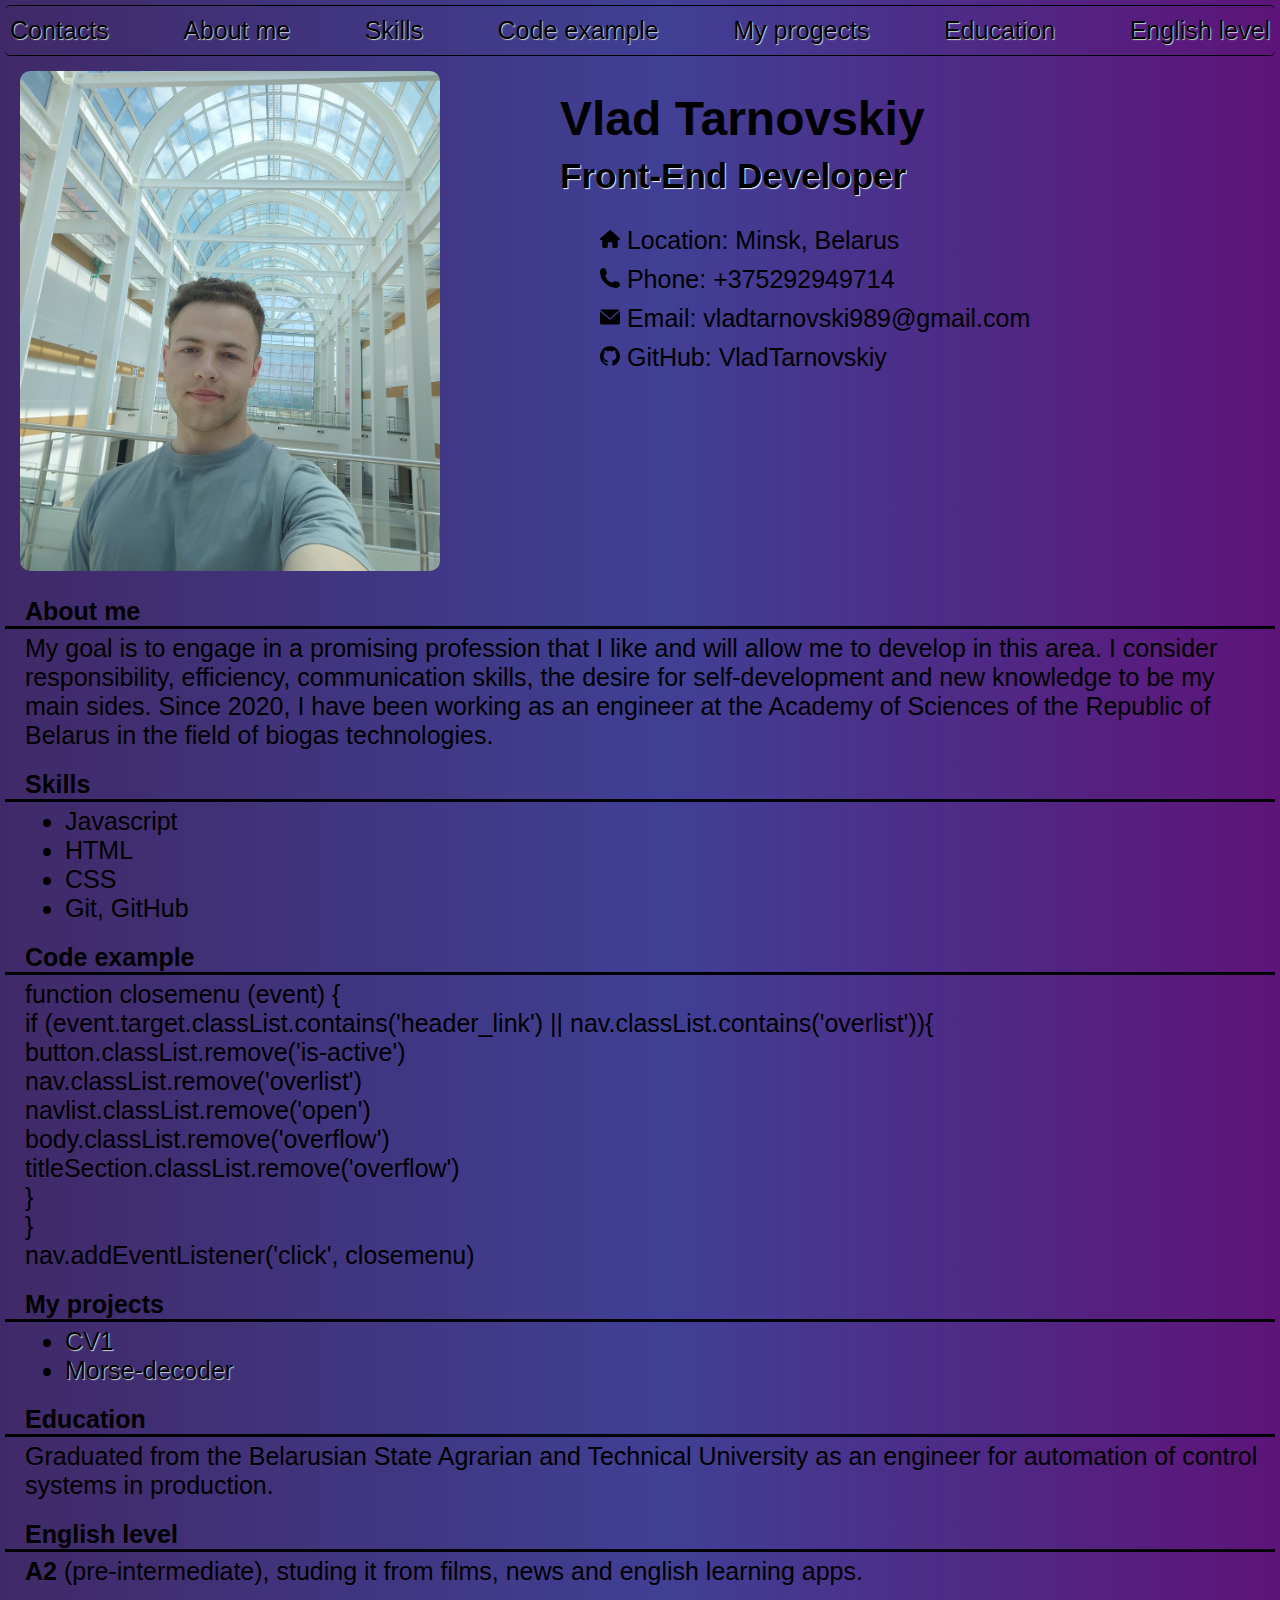
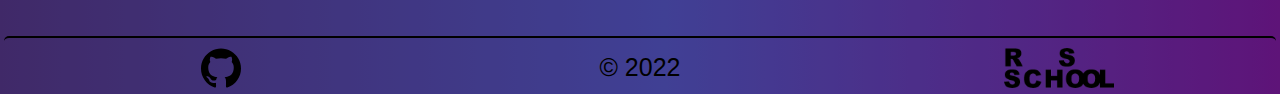
<file: index.html>
<!DOCTYPE html>
<html lang="en">
<head>
    <meta charset="UTF-8">
    <meta http-equiv="X-UA-Compatible" content="IE=edge">
    <meta name="viewport" content="width=device-width, initial-scale=1.0">
    <title>Vlad Tarnovskiy</title>
    <link rel="stylesheet" href="style.css">
    <link rel="shortcut icon" href="./assets/favicon.ico" type="image/x-icon">
</head>
<body>
    <div class="wrapper">
        <header class="header">
            <nav class="navigation">
                <ul class="nav-list">
                    <li class="nav-item"><a href="#contacts">Contacts</a></li>
                    <li class="nav-item"><a href="#about-me">About me</a></li>
                    <li class="nav-item"><a href="#skills">Skills</a></li>
                    <li class="nav-item"><a href="#code-example">Code example</a></li>
                    <li class="nav-item"><a href="#my-projects">My progects</a></li>
                    <li class="nav-item"><a href="#education">Education</a></li>
                    <li class="nav-item"><a href="#english-level">English level</a></li>
                </ul>
            </nav>
            <button class="button-humburger">
                <span class="humburger-line"></span>
                <span class="humburger-line"></span>
                <span class="humburger-line"></span>
            </button>
            <div class="contact-wrapper">
                <div class="avatar-wraper">
                    <img class="avatar" src="./assets/image.jpg" alt="avatar">
                </div>
                <div id="contacts" class="contacts">
                    <h2 class="name">Vlad Tarnovskiy</h2>
                    <h3 class="job-name">Front-End Developer</h3>
                    <ul>
                        <li class="contact-item"><img src="./assets/house.svg" alt="Home"> Location: Minsk, Belarus</li>
                        <li class="contact-item"><img src="./assets/phone.svg" alt="Phone"> Phone: +375292949714</li>
                        <li class="contact-item"><img src="./assets/email.svg" alt="E-mail"> Email: vladtarnovski989@gmail.com</li>
                        <li class="contact-item"><img src="./assets/github.svg" alt="GitHub"> GitHub: VladTarnovskiy</li>
                    </ul>
                </div>
            </div>
        </header>
        <main>
            <section id="about-me" class="section">
                <h2 class="section-name">About me</h2>
                <div class="section-discription">
                    My goal is to engage in a promising profession that I like and will allow me to develop in this area.
                    I consider responsibility, efficiency, communication skills, the desire for self-development and new knowledge to be my main sides. 
                    Since 2020, I have been working as an engineer at the Academy of Sciences of the Republic of Belarus in the field of biogas technologies.
                </div>
            </section>
            <section id="skills" class="section">
                <h2 class="section-name">Skills</h2>
                <div class="section-discription">
                    <ul>
                        <li>Javascript</li>
                        <li>HTML</li>
                        <li>CSS</li>
                        <li>Git, GitHub</li>
                    </ul>
                </div>
            </section>
            <section id="code-example" class="section">
                <h2 class="section-name">Code example</h2>
                <div class="section-discription" >
                    <code>
                        function closemenu (event) {<br>
                           if (event.target.classList.contains('header_link') || nav.classList.contains('overlist')){<br>
                           button.classList.remove('is-active')<br>
                           nav.classList.remove('overlist')<br>
                           navlist.classList.remove('open')<br>
                           body.classList.remove('overflow')<br>
                           titleSection.classList.remove('overflow')<br>
                           }<br>
                        }<br>
                        
                        nav.addEventListener('click', closemenu)
                    </code>
                </div>
            </section>
            <section id="my-projects" class="section">
                <h2 class="section-name">My projects</h2>
                <div class="section-discription">
                    <ul>
                        <li><a href="https://github.com/VladTarnovskiy/rsschool-cv-attemp-one">CV1</a></li>
                        <li><a href="https://github.com/VladTarnovskiy/morse-decoder">Morse-decoder</a></li>
                    </ul>
                </div>
            </section>
            <section id="education" class="section">
                <h2 class="section-name">Education</h2>
                <div class="section-discription">
                    Graduated from the Belarusian State Agrarian and Technical University as an engineer for automation of control systems in production.
                </div>
            </section>
            <section id="english-level" class="section">
                <h2 class="section-name">English level</h2>
                <div class="section-discription"><b>A2</b> (pre-intermediate), studing it from films, news and english learning apps.</div>
            </section>
        </main>
        <footer>
            <div>
                <ul class="footer-list">
                    <li><a href="https://github.com/VladTarnovskiy"><img src="./assets/github.svg" class="git-logo" alt="GitHub"></a></li>
                    <li>&copy; 2022</li>
                    <li><a href="https://rs.school/js-stage0/"><img src="./assets/logo-rsschool3.png" class="rs-logo" alt="Rs-school-logo"></a></li>
                </ul>
            </div>
        </footer>
    </div>
    <script src="./script.js"></script>
</body>
</html>
</file>
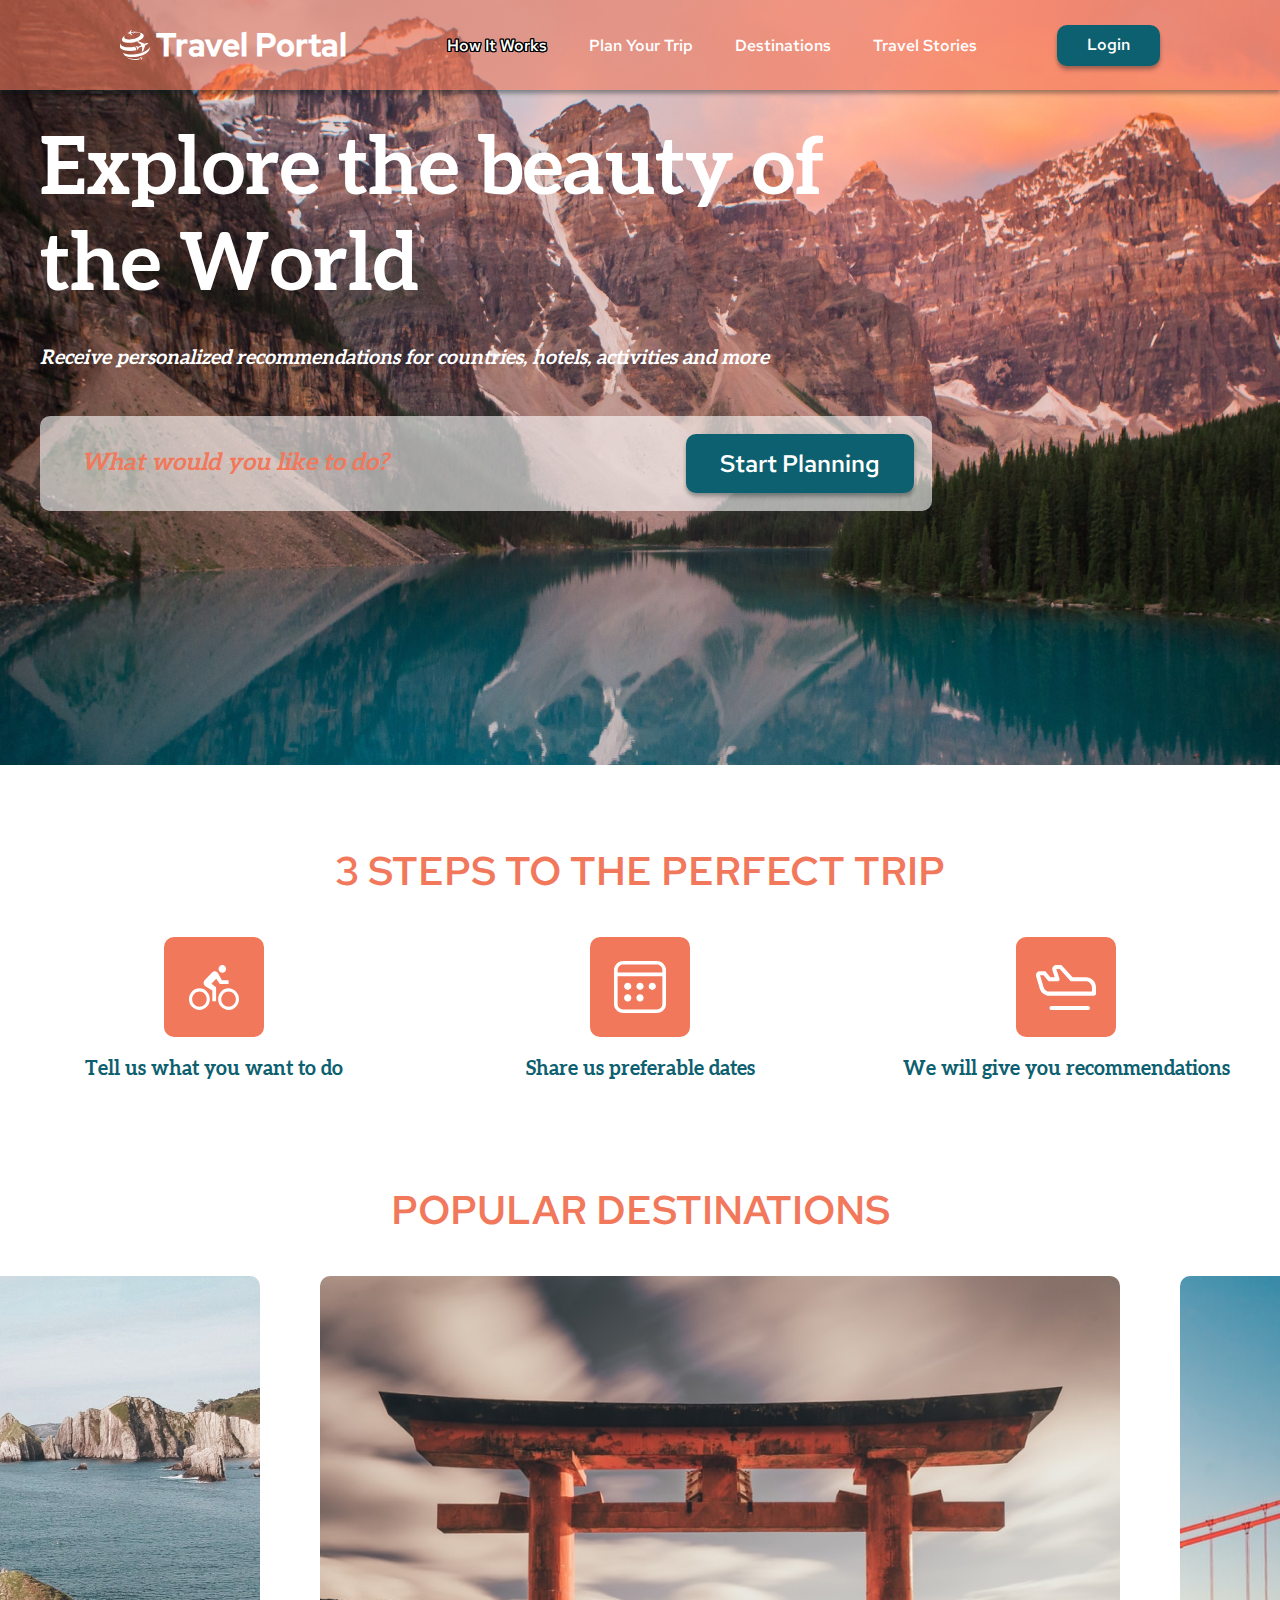
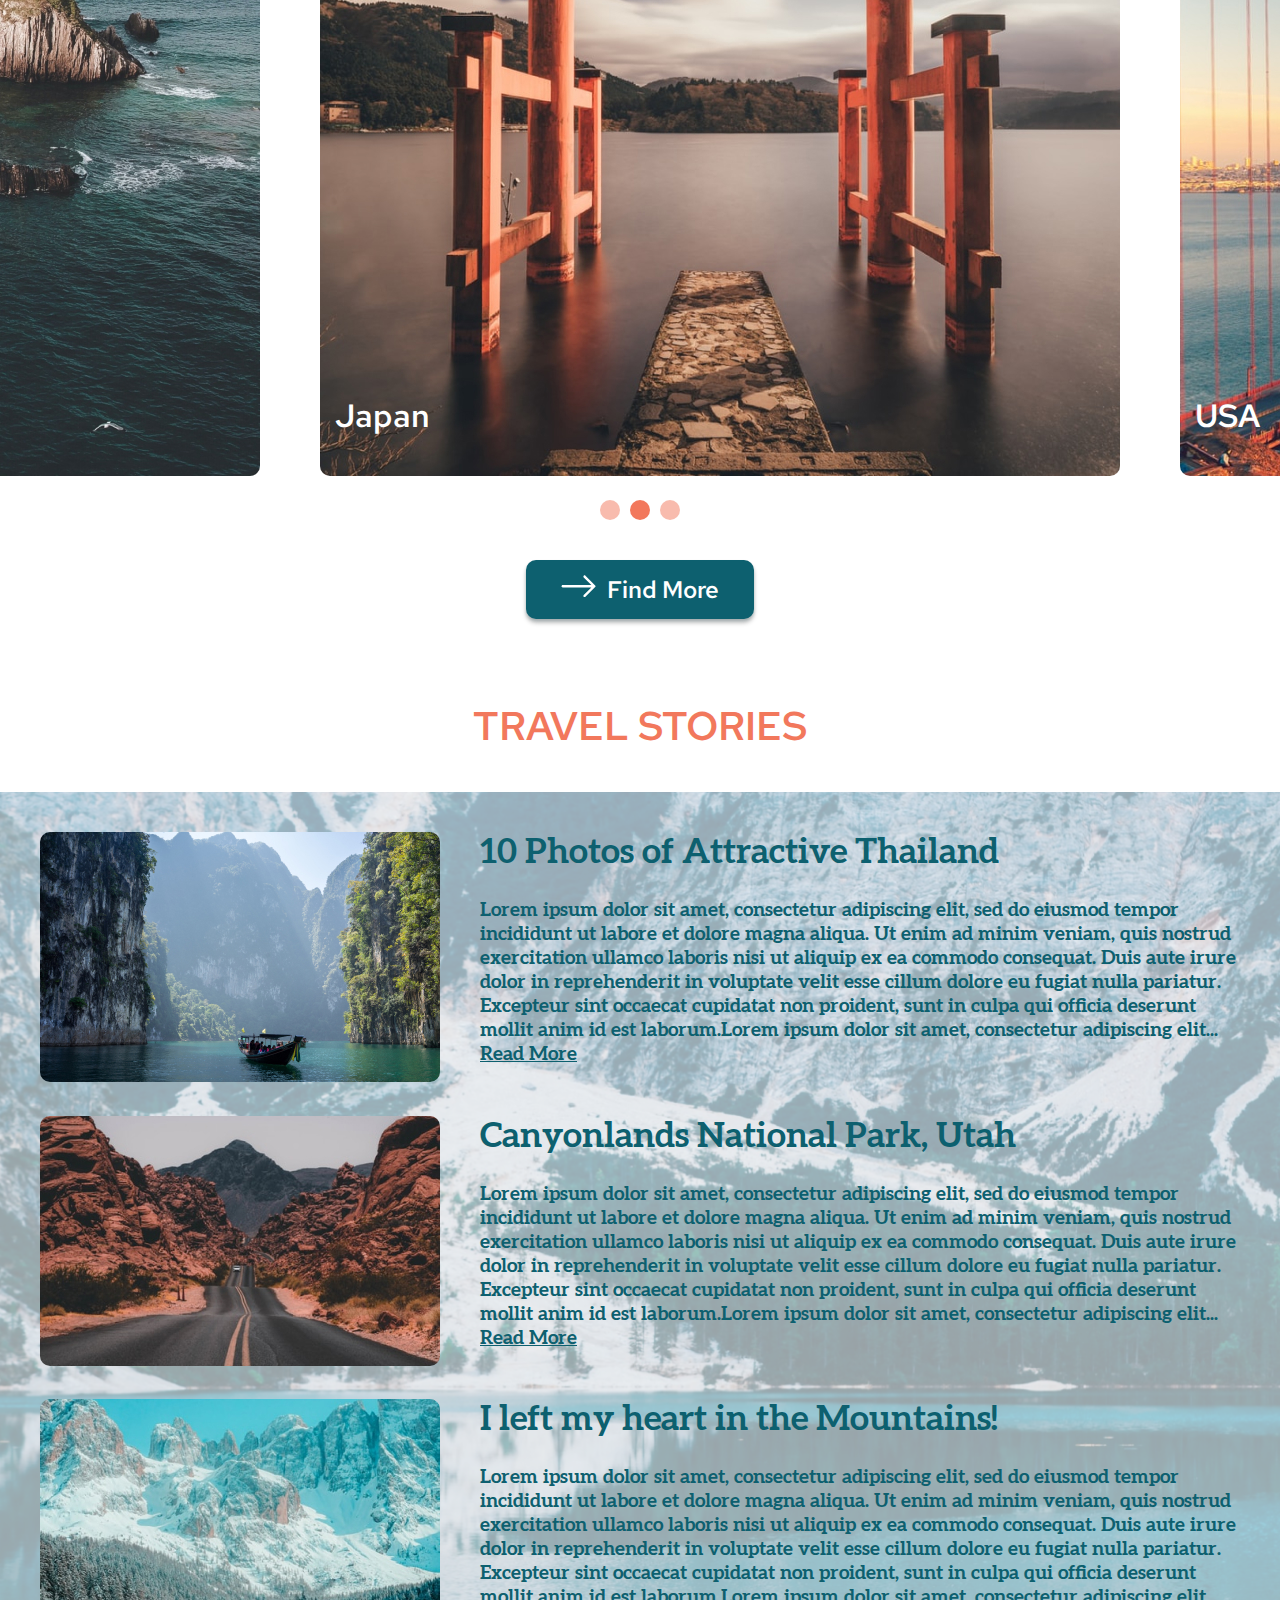
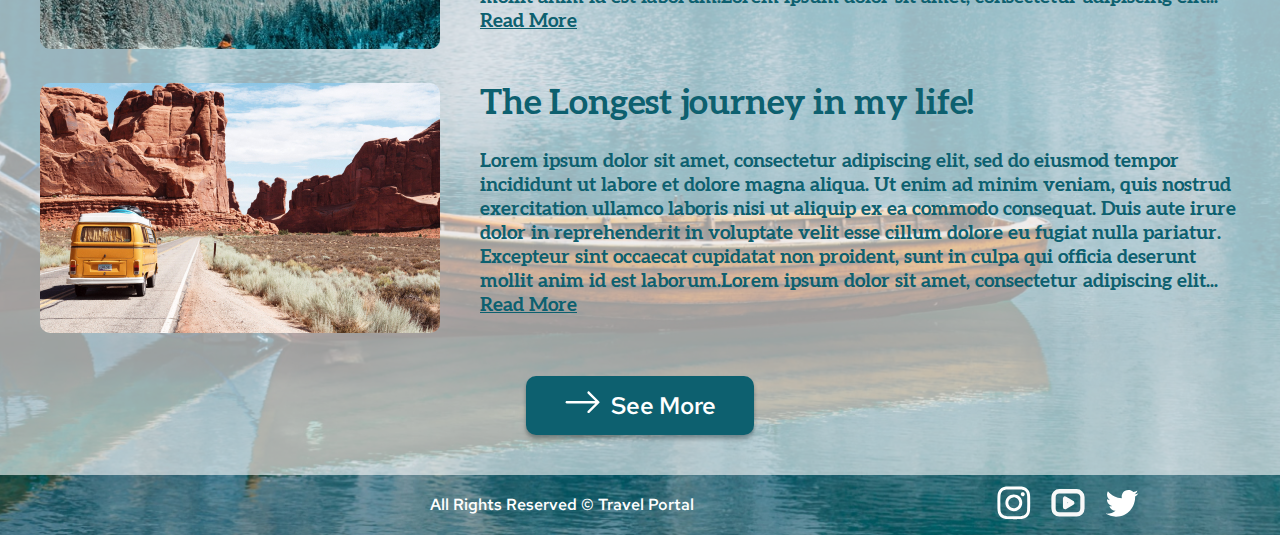
<file: travel/index.html>
<!DOCTYPE html>
<html lang="en">
<head>
    <meta charset="UTF-8">
    <meta http-equiv="X-UA-Compatible" content="IE=edge">
    <meta name="viewport" content="width=device-width, initial-scale=1.0">
    <title>Travel Portal</title>
    <link rel="stylesheet" href="css/style.css">
    <link rel="stylesheet" href="css/normalize.css">
    <link rel="icon" href="/travel/assets/favicon.ico">
</head>
<body>
    <div class="wrapper">
        <header class="header">
            <div class="logo-wrap">
                <div class="svg-wrap">
                    <svg class="svg-icon">
                        <use xlink:href="./assets/svg/sprite.svg#logo"></use>
                    </svg>
                </div>
                <h1 class="site-name">Travel Portal</h1>
            </div>
            <nav class="nav">
                <ul class="nav-list">
                    <li class="nav-item one"><a href="" class="nav-link">How It Works</a></li>
                    <li class="nav-item"><a href="#plan-your-trip" class="nav-link">Plan Your Trip</a></li>
                    <li class="nav-item"><a href="#destinations" class="nav-link">Destinations</a></li>
                    <li class="nav-item"><a href="#travel-stories" class="nav-link">Travel Stories</a></li>
                </ul>
            </nav>
            <div class="login">
                <button class="button">Login</button>
            </div>
        </header>
        <main class="main">
            <section class="plan-trip-wrap" id="plan-your-trip">
                <div class="plan-trip-wrap-inner">
                    <div class="plan-trip-content">
                        <div class="title">Explore the beauty of the World</div>
                        <div class="title-description">Receive personalized recommendations for countries, hotels, activities and more</div>
                        <div class="form-planning">
                            <p class="form-text">What would you like to do?</p>
                            <button class="button form-button">Start Planning</button>
                        </div>
                    </div>
                </div>    
            </section>
            <section class="three-steps">
                <h2 class="section-title">3 STEPS TO THE PERFECT TRIP</h2>
                <ul class="step-list">
                    <li class="step-item one">
                        <div class="step-icon-wrap">
                            <svg class="step-icon bic">
                                <use xlink:href="./assets/svg/sprite.svg#bicycle"></use>
                            </svg>
                        </div>
                        <h3 class="step-title">Tell us what you want to do</h3>
                    </li>
                    <li class="step-item two">
                        <div class="step-icon-wrap">
                            <svg class="step-icon cal">
                                <use xlink:href="./assets/svg/sprite.svg#calendar"></use>
                            </svg>
                        </div>
                        <h3 class="step-title">Share us preferable dates</h3>
                    </li>
                    <li class="step-item tree">
                        <div class="step-icon-wrap">
                            <svg class="step-icon plane">
                                <use xlink:href="./assets/svg/sprite.svg#plane"></use>
                            </svg>
                        </div>
                        <h3 class="step-title">We will give you recommendations</h3>
                    </li>
                </ul>
            </section>
            <section class="destinations" id="destinations">
                <h2 class="section-title">POPULAR DESTINATIONS</h2>
                <div class="scroll-wrap">
                    <div class="images-list">
                        <div class="image-item">
                            <img src="/travel/assets/destinations/1.jpg" alt="Mountins">
                            <h4 class="image-name">Mountins</h4>
                        </div>
                        <div class="image-item">
                            <img src="/travel/assets/destinations/2.jpg" alt="Japan">
                            <h4 class="image-name">Japan</h4>
                        </div>
                        <div class="image-item">
                            <img src="/travel/assets/destinations/3.jpg" alt="USA">
                            <h4 class="image-name">USA</h4>
                        </div>
                    </div>
                </div>
                <div class="switch">
                    <div class="circle one"></div>
                    <div class="circle two"></div>
                    <div class="circle three"></div>
                </div>
                <button class="button but-destinations">
                    <div class="svg-wrap">
                        <svg class="direction">
                            <use xlink:href="./assets/svg/sprite.svg#direction"></use>
                        </svg>
                    </div>
                    <span class="direction-name">Find More</span>
                </button>
            </section>
            <section class="travel-stories" id="travel-stories">
                <h2 class="section-title trav">TRAVEL STORIES</h2>
                <div class="stories-wrap">
                    <div class="stories-wrap-inner">
                        <div class="stories-item">
                            <img class="stories-item-img" src="/travel/assets/stories/1.jpg" alt="Thailand">
                            <h4 class="stories-item-title">10 Photos of Attractive Thailand</h4>
                            <p class="stories-item-description">Lorem ipsum dolor sit amet, consectetur adipiscing elit, sed do eiusmod tempor incididunt ut labore et dolore magna aliqua. Ut enim ad minim veniam, quis nostrud exercitation ullamco laboris nisi ut aliquip ex ea commodo consequat. Duis aute irure dolor in reprehenderit in voluptate velit esse cillum dolore eu fugiat nulla pariatur. Excepteur sint occaecat cupidatat non proident, sunt in culpa qui officia deserunt mollit anim id est laborum.Lorem ipsum dolor sit amet, consectetur adipiscing elit... <a class="read-more" href="#">Read More</a></p>
                        </div>
                        <div class="stories-item">
                            <img class="stories-item-img" src="/travel/assets/stories/2.jpg" alt="Utah">
                            <h4 class="stories-item-title">Canyonlands National Park, Utah</h4>
                            <p class="stories-item-description">Lorem ipsum dolor sit amet, consectetur adipiscing elit, sed do eiusmod tempor incididunt ut labore et dolore magna aliqua. Ut enim ad minim veniam, quis nostrud exercitation ullamco laboris nisi ut aliquip ex ea commodo consequat. Duis aute irure dolor in reprehenderit in voluptate velit esse cillum dolore eu fugiat nulla pariatur. Excepteur sint occaecat cupidatat non proident, sunt in culpa qui officia deserunt mollit anim id est laborum.Lorem ipsum dolor sit amet, consectetur adipiscing elit... <a class="read-more" href="#">Read More</a></p>
                        </div>
                        <div class="stories-item">
                            <img class="stories-item-img" src="/travel/assets/stories/3.jpg" alt="Mountains">
                            <h4 class="stories-item-title">I left my heart in the Mountains!</h4>
                            <p class="stories-item-description">Lorem ipsum dolor sit amet, consectetur adipiscing elit, sed do eiusmod tempor incididunt ut labore et dolore magna aliqua. Ut enim ad minim veniam, quis nostrud exercitation ullamco laboris nisi ut aliquip ex ea commodo consequat. Duis aute irure dolor in reprehenderit in voluptate velit esse cillum dolore eu fugiat nulla pariatur. Excepteur sint occaecat cupidatat non proident, sunt in culpa qui officia deserunt mollit anim id est laborum.Lorem ipsum dolor sit amet, consectetur adipiscing elit... <a class="read-more" href="#">Read More</a></p>
                        </div>
                        <div class="stories-item">
                            <img class="stories-item-img" src="/travel/assets/stories/4.jpg" alt="Longest journey">
                            <h4 class="stories-item-title">The Longest journey in my life!</h4>
                            <p class="stories-item-description">Lorem ipsum dolor sit amet, consectetur adipiscing elit, sed do eiusmod tempor incididunt ut labore et dolore magna aliqua. Ut enim ad minim veniam, quis nostrud exercitation ullamco laboris nisi ut aliquip ex ea commodo consequat. Duis aute irure dolor in reprehenderit in voluptate velit esse cillum dolore eu fugiat nulla pariatur. Excepteur sint occaecat cupidatat non proident, sunt in culpa qui officia deserunt mollit anim id est laborum.Lorem ipsum dolor sit amet, consectetur adipiscing elit... <a class="read-more" href="#">Read More</a></p>
                        </div>
                        <button class="button but-destinations see-more">
                            <div class="svg-wrap">
                                <svg class="direction">
                                    <use xlink:href="./assets/svg/sprite.svg#direction"></use>
                                </svg>
                            </div>
                            <span class="direction-name">See More</span>
                        </button>
                    </div>
                </div>
            </section>
        </main>
        <footer class="footer">
            <div class="footer-wrap">
                <p class="rights">All Rights Reserved © Travel Portal</p>
                <ul class="media">
                    <li class="media-item">
                        <a class="media-link" href="https://github.com/VladTarnovskiy">
                            <svg class="media-svg">
                                <use xlink:href="./assets/svg/sprite.svg#inst"></use>
                            </svg>
                        </a>
                    </li>
                    <li class="media-item">
                        <a class="media-link" href="https://rs.school/js-stage0/">
                            <svg class="media-svg">
                                <use xlink:href="./assets/svg/sprite.svg#youtube"></use>
                            </svg>
                        </a>
                    </li>
                    <li class="media-item">
                        <a class="media-link" href="#">
                            <svg class="media-svg">
                                <use xlink:href="./assets/svg/sprite.svg#twitter"></use>
                            </svg>
                        </a>
                    </li>
                </ul>
            </div>
        </footer>
    </div>
    <script src="/travel/js/script.js"></script>
</body>
</html>
</file>
<file: style.css>
:root{
    --font-text: Roboto, sans-serif;
}

*{
    font-size: 25px;
    text-decoration: none;
    color: black;
    margin: 0px;
    font-family: var(--font-text);
    scroll-behavior: smooth;
}

body{
    
    background: linear-gradient(90deg, rgba(92,60,150,1) 0%, rgba(92,92,213,1) 52%, rgba(135,29,173,1) 100%);
}

a:hover{
    color: white;
    transition: color 0.2s ease-in;
}

.nav-list{
    display: flex;
    justify-content: space-between;
    list-style-type: none;
    padding: 10px 5px 10px 5px;
    border-bottom: 1px solid black;
    border-top: 1px solid black;
    border-radius: 5px;
}

.button-humburger{
    display: none;
    position: absolute;
    top: 10px;
    right: 20px;
    z-index: 2;
    padding: 0;
    line-height: normal;
    background-color: transparent;
    border: none;
    cursor: pointer;
}

.humburger-line{
    display: block;
    width: 52px;
    height: 3px;
    margin: 10px auto;
    background-color: white;
    transition: all 0.3s ease-in-out;
}

a{
    text-shadow: 1px 1px 1px rgb(205, 211, 211);
}

.wrapper{
    max-width: 1440px;
    min-width: 400px;
    margin-left: auto;
    margin-right: auto;
    background-color: rgba(0, 0, 0, 0.3);
}

.avatar{
    width: 420px;
    height: 500px;
    border-radius: 10px;
}

.avatar-wraper{
    padding-left: 20px;
}

.contact-wrapper{
    display: flex;
    padding-top: 15px;
}

.navigation{
    margin: 0 5px;
    padding-top: 5px;
}

.name{
    font-size: 48px;
    padding-bottom: 10px;
}

.job-name{
    font-size: 35px;
    padding-bottom: 30px;
    text-shadow: 1px 1px 1px rgb(242, 247, 247);
}

.contacts{
    padding-left: 120px;
    padding-top: 20px;
}

.contact-item{
    margin-bottom: 10px;
    list-style: none;
}

.contact-item > img{
    width: 20px;
    height: 20px;
}

.section-name{
    border-bottom: 3px solid black;
    padding-left: 20px;
    margin: 0 5px 0 5px;
}

.section{
    margin-top: 20px;
}

.section-discription{
    margin: 0 5px 0 5px;
    padding-top: 5px;
    padding-left: 20px;
}

.footer-list{
    display: flex;
    justify-content: space-around;
    list-style-type: none;
    border-top: 2px solid black;
    margin-left: 4px;
    margin-right: 4px;
    margin-top: 50px;
    padding-left: 0px;
    padding-top: 10px;
    border-radius: 5px;
}

.footer-list > li:nth-child(2) {
    padding-top: 5px;
    font-size: 25px;
    text-decoration: solid;
}

.rs-logo, .git-logo{
    width: 110px;
    height: 40px;
}

.rs-logo:hover, .git-logo:hover{
    transform: translateX(2px) translateY(-2px);
}

@media (max-width: 1000px){
    .navigation {
        margin: 0;
        padding-top: 5px;
    }

    .nav-item:hover{
        transform: translateX(2px) translateY(-2px);
    }
    
    .button-humburger{
        display: block;
    }

    .contact-wrapper{
        margin-top: 58px;
        flex-direction: column;
    }

    .avatar{
        display: block;
        margin: auto;
        width: 570px;
        height: 700px;
    }

    .avatar-wraper {
        padding-left: 0px;
    }

    .contacts{
        padding-left: 0px;
        margin: auto;
    }
    
    .name, .job-name{
        padding-left: 45px;
    }

    .button-humburger:hover .humburger-line {
        background-color: #BDAE82;
    }
    
    .button-humburger.is-active .humburger-line:nth-child(2) {
        opacity: 0;
    }
    
    .button-humburger.is-active .humburger-line:nth-child(1) {
        -webkit-transform: translateY(13px) rotate(45deg);
            -ms-transform: translateY(13px) rotate(45deg);
             -o-transform: translateY(13px) rotate(45deg);
                transform: translateY(13px) rotate(45deg);
    }
    
    .button-humburger.is-active .humburger-line:nth-child(3) {
        -webkit-transform: translateY(-13px) rotate(-45deg);
            -ms-transform: translateY(-13px) rotate(-45deg);
             -o-transform: translateY(-13px) rotate(-45deg);
                transform: translateY(-13px) rotate(-45deg);
    }

    .nav-list {
        position: fixed;
        right: -432px;
        top: 0px;
        bottom: 0px;
        z-index: 2;
        max-width: 300px;
        width: 100%;
        padding-top: 90px;
        padding-left: 127px;
        padding-bottom: 90px;
        background-color: black;
        transition: 0.8s;
        flex-direction: column;
    }

    .nav-item > a{
        color: white;
        font-size: 32px;
    }

    .nav-item:hover > a{
        color: #BDAE82;
    }

    .overflow{
        overflow: hidden;
    }

    .overlist {
        position: fixed;
        top: 0;
        right: 0;
        left: 0;
        width: 100%;
        height: 100%;
        background-color: rgba(0, 0, 0, 0.5);
        transition: 0.8s;
    }

    .open {
        display: flex;
        right: 0px;
    }
}

@media (max-width: 600px){
    .avatar{
        width: 400px;
        height: 480px;
    }

    .section-discription > img{
        width: 400px;
        height: 300px;
    }
}
</file>
<file: travel/css/style.css>
:root{
	--main-font: 'RedHatText', 'Arial', sans-serif;
	--logo-font: 'Magra', sans-serif;
	--title-font: 'Aleo', sans-serif;
	--color-orange:#F2785C;
	--color-blue:#0D606F;
	--color-white: #FFFFFF;
}

@font-face {
	font-family: 'RedHatText';
	src: url('/travel/assets/fonts/RedHatText-Medium.ttf');
	font-size: 16px;
	font-weight: 500;
}

@font-face {
	font-family: 'Magra';
	src: url('/travel/assets/fonts/Magra-Bold.ttf');
	font-size: 32px;
	font-weight: 600;
}

@font-face {
	font-family: 'Aleo';
	src: url('/travel/assets/fonts/Aleo-Bold.ttf');
	font-size: 32px;
	font-weight: 600;
}

*{
	scroll-behavior: smooth;
}

body{
    font-family: var(--main-font);
}

a:hover{
	cursor: pointer;
}

a{
	text-decoration: none;
	color: var(--color-white);
}

li{
	list-style: none;
}

.wrapper{
	max-width: 1440px;
	margin-left: auto;
	margin-right: auto;
}

.media-item:hover, button:hover{
	transform: translateX(2px) translateY(-2px);
	cursor: pointer;
}


/*HEADER START*/

.header{
	box-sizing: border-box;
	position: absolute;
	max-width: 1440px;
	width: 100%;
	display: flex;
	justify-content: space-between;
	align-items: center;
	height: 90px;
	background-color:rgba(242, 120, 92, 0.6);
	padding-left: 120px;
	padding-right: 120px;
	color: var(--color-white);
	box-shadow: 0px 4px 4px rgba(0, 0, 0, 0.25), 0px 2px 3px rgba(13, 96, 111, 0.16);
	z-index: 2;
}

.logo-wrap{
	display: flex;
	align-items: center;
}

.svg-wrap{
	width: 30px;
	height: 30px;
	padding-right: 6px;
}

.svg-icon{
	width: 30px;
	height: 30px;
	fill: var(--color-white);
}

.nav-list{
	display: flex;
	list-style: none;
}

.nav-item{
	padding-right: 42px;
	line-height: 21px;
	text-align: center;
	align-self: center;
}

.nav-item.one{
	text-shadow: 
		-0   -1px 0   #000000,
		 0   -1px 0   #000000,
		-0    1px 0   #000000,
		 0    1px 0   #000000,
		-1px -0   0   #000000,
		 1px -0   0   #000000,
		-1px  0   0   #000000,
		 1px  0   0   #000000,
		-1px -1px 0   #000000,
		 1px -1px 0   #000000,
		-1px  1px 0   #000000,
		 1px  1px 0   #000000,
		-1px -1px 0   #000000,
		 1px -1px 0   #000000,
		-1px  1px 0   #000000,
		 1px  1px 0   #000000;
}

.nav-item:hover{
	text-shadow: 0px 4px 4px rgba(0, 0, 0, 0.25), 0px 4px 4px rgba(0, 0, 0, 0.25);
}

.nav-item:last-child{
	padding-right: 0px;
}

.button{
	width: 103px;
	height: 41px;
	background: var(--color-blue);
	box-shadow: 0px 4px 4px rgba(0, 0, 0, 0.25), 0px 2px 3px rgba(13, 96, 111, 0.16);
	border-radius: 10px;
	color: var(--color-white);
	border: 0px;
}

.login{
	margin-left: 20px;
}

/*MAIN START*/

/* START SECTION PLAN TRIP WRAP */

.plan-trip-wrap{
	width: 100%;
	height: 765px;
	background-image: url(/travel/assets/img/background-header.jpg);
	background-repeat: no-repeat;
}

.plan-trip-wrap-inner{
	position: relative;
	max-width: 1200px;
	margin-left: auto;
	margin-right: auto;
}

.plan-trip-content{
	position: relative;
	max-width: 892px;
	height: 422px;
	left: 0px;
	top: 122px;
	color: var(--color-white);
}

.title{
	font-family: var(--title-font);
	font-weight: 700;
	font-size: 80px;
	line-height: 96px;
	color: var(--color-white);
}

.title-description{
	font-family: var(--title-font);
	font-style: italic;
	font-weight: 700;
	font-size: 20px;
	line-height: 24px;
	padding-top: 32px;
}

.form-planning{
	display: flex;
	justify-content: space-between;
	align-items: center;
	max-width: 892px;
	height: 95px;
	top: 416px;
	background-color: rgb(255, 255, 255, 0.6);
	margin-top: 46px;
	border-radius: 10px;
	padding-left: 41px;
	padding-right: 18px;
	font-size: 24px;
}

.form-text{
	font-family: var(--title-font);
	color: var(--color-orange);
	font-style: italic;
	font-weight: 400;
	font-size: 24px;
	line-height: 29px;
}

.form-button{
	width: 228px;
	height: 59px;
}

/* START SECTIONS THREE STEPS  */

.step-list{
	display: flex;
	justify-content: space-between;
	max-width: 1350px;
	width: 100%;
	padding: 0;
	margin: 0;
	margin-left: auto;
	margin-right: auto;
}

.three-steps{
	display: flex;
	flex-direction: column;
	margin-left: auto;
	margin-right: auto;
	max-width: 1177px;
	height: 275px;
	margin-top: 46.02px;
}

.step-item{
	display: flex;
	flex-direction: column;
	align-items: center;
	max-width: 325px;
	width: 100%;
}

.section-title{
	font-family: var(--main-font);
	font-style: normal;
	font-weight: 500;
	font-size: 40px;
	line-height: 53px;
	color: var(--color-orange);
	text-align: center;
	margin-bottom: 40px;
}

.step-icon-wrap{
	display: flex;
	justify-content: center;
	width: 100px;
	height: 100px;
	background-color: var(--color-orange);
	border-radius: 10px;
}

.step-title{
	font-style: normal;
	font-weight: 400;
	font-size: 20px;
	line-height: 24px;
	font-family: var(--title-font);
	color: var(--color-blue);
	width: max-content;
}

.step-icon{
	display: block;
	fill: var(--color-white);
	margin: auto;
	
}

.bic{
	width: 50px;
	height: 45px;
}

.cal{
	width: 52px;
	height: 52px;
}

.plane{
	width: 60px;
	height: 45px;
}

/* START SECTION DESTINATIONS */

.destinations{
	margin-top: 97px;
	position: relative;
}

.scroll-wrap{
	position: relative;
	height: 800px;
	overflow: hidden;
	max-width: 2580px;
}

.images-list{
	position: relative;
	display: grid;
	gap: 60px;
	grid-template-columns: repeat(3, 1fr);
	left: -540px;
}

.image-item{
	width: 800px;
	height: 800px;
}

.image-name{
	margin-top: -82px;
	margin-left: 15px;
	font-family: var(--main-font);
	font-style: normal;
	font-weight: 500;
	font-size: 32px;
	color: var(--color-white);
}

.image-item > img{
	border-radius: 10px;
}

.switch{
	margin-left: auto;
	margin-right: auto;
	margin-top: 24px;
	display: flex;
	justify-content: space-between;
	width:80px;
}

.circle{
	width: 20px;
	height: 20px;
	border-radius: 10px;
	background-color: rgba(242, 120, 92, 0.5);;
}

.circle.two{
	background-color: var(--color-orange);
}

.but-destinations{
	display: flex;
	align-items: center;
	justify-content: center;
	margin-left: auto;
	margin-right: auto;
	margin-bottom: 40px;
	margin-top: 40px;
	width: 228px;
	height: 59px;
	font-size: 24px;
	padding: 0;
}

.direction{
	fill:var(--color-white);
	width: 35px;
	height: 22.5px;
}

.direction-name{
	vertical-align: center;
	margin-left: 10px;
}

/* START TRAVEL SECTION*/

.travel-stories{
	margin-top: 80px;
}

.stories-wrap{
	position: relative;	
	padding-top: 40px;
	min-height: 1291px;
	background-image: url(/travel/assets/img/background-stories.jpg);
	background-position: center;
	background-size: cover;
}
  
.stories-wrap::after{
	content:" ";
	background-color: rgba(255, 255, 255, 0.6);
    width: 100%;
	top: 0;
	left: 0;
	right: 0;
	bottom: 60px;
	position: absolute;
	z-index: 2;
}

.stories-wrap-inner{
	position: relative;
	z-index: 3;
	display: grid;
	gap: 30px;
	grid-template-rows: repeat(4, 1fr) ;
	margin-left: auto;
	margin-right: auto;
	padding-bottom: 60px;
	max-width: 1200px;
}

.stories-item{
	max-width: 1200px;
	min-height: 250px;
}

.stories-item-img{
	float: left;
	margin-right: 40px;
	border-radius: 10px;
}

.stories-item-title{
	font-family: var(--title-font);
	font-style: normal;
	font-weight: 400;
	font-size: 35px;
	line-height: 42px;
	color: var(--color-blue);
	margin-bottom: 24px;
	margin-top: 0;
}

.stories-item-description{
	font-family: var(--title-font);
	font-style: normal;
	font-weight: 400;
	font-size: 19.5px;
	line-height: 24px;
	color: var(--color-blue);
}

.read-more{
	display: block;
	text-decoration: underline;
	color: var(--color-blue);
}

.see-more{
	margin-top: 10px;
	margin-bottom: 40px;
}

/* FOOTER START */

.footer{
	position: relative;
}

.footer-wrap{
	position: absolute;
	bottom: 0;
	right: 121.04px;
	display: flex;
	justify-content: space-between;
	max-width: 971.04px;
	width: 100%;
	height: 33.65px;
	margin-bottom: 13px;
	padding-left: 242.08px;
	align-items: center;
	box-sizing: border-box;
	z-index: 3;
}

.media{
	
	right: 121px;
	bottom: 13.5px;
	top:13px;
	display: flex;
	margin: 0;
}

.media-item{
	margin-right: 20px;
}

.media-svg{
	fill:var(--color-white);
	width: 34px;
	height: 34px;
}

.rights{
	margin-top: 20px;
	margin-bottom: 20px;
	text-align: center;
	color: var(--color-white);
}
</file>
